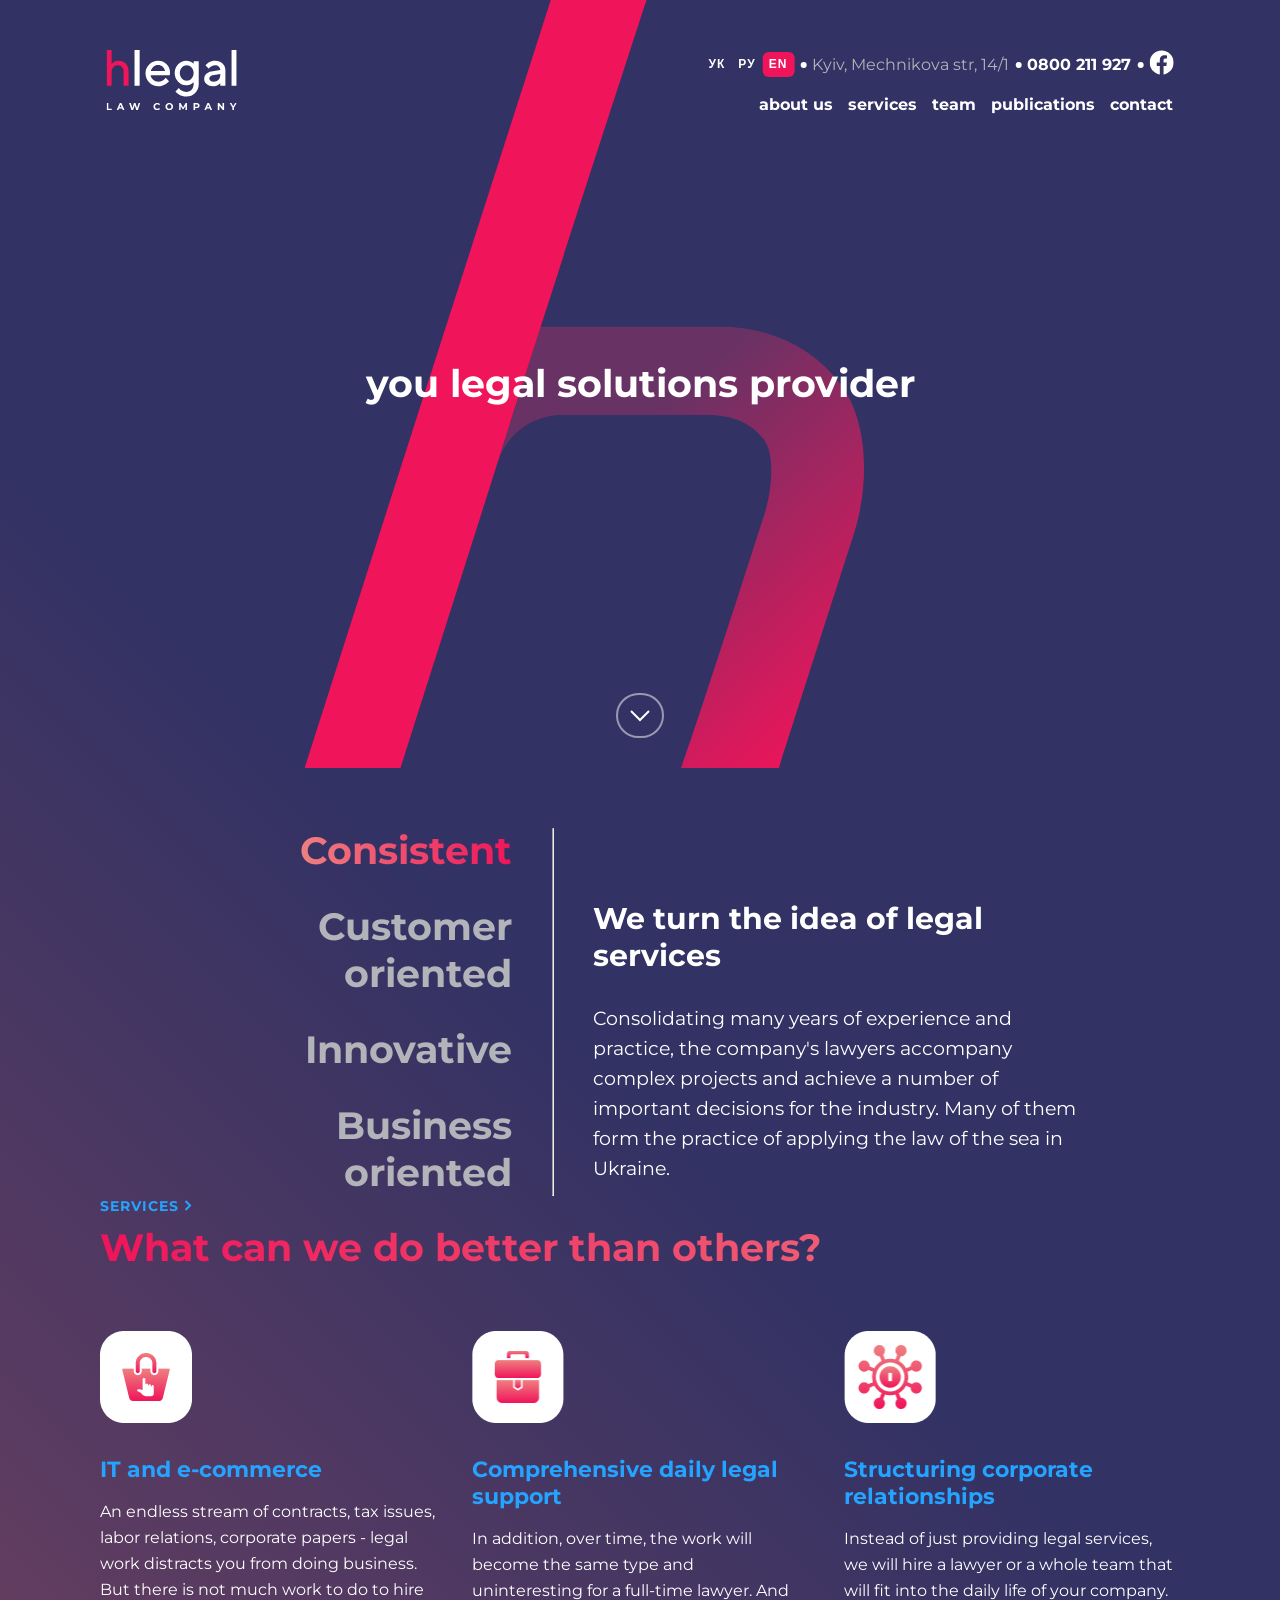
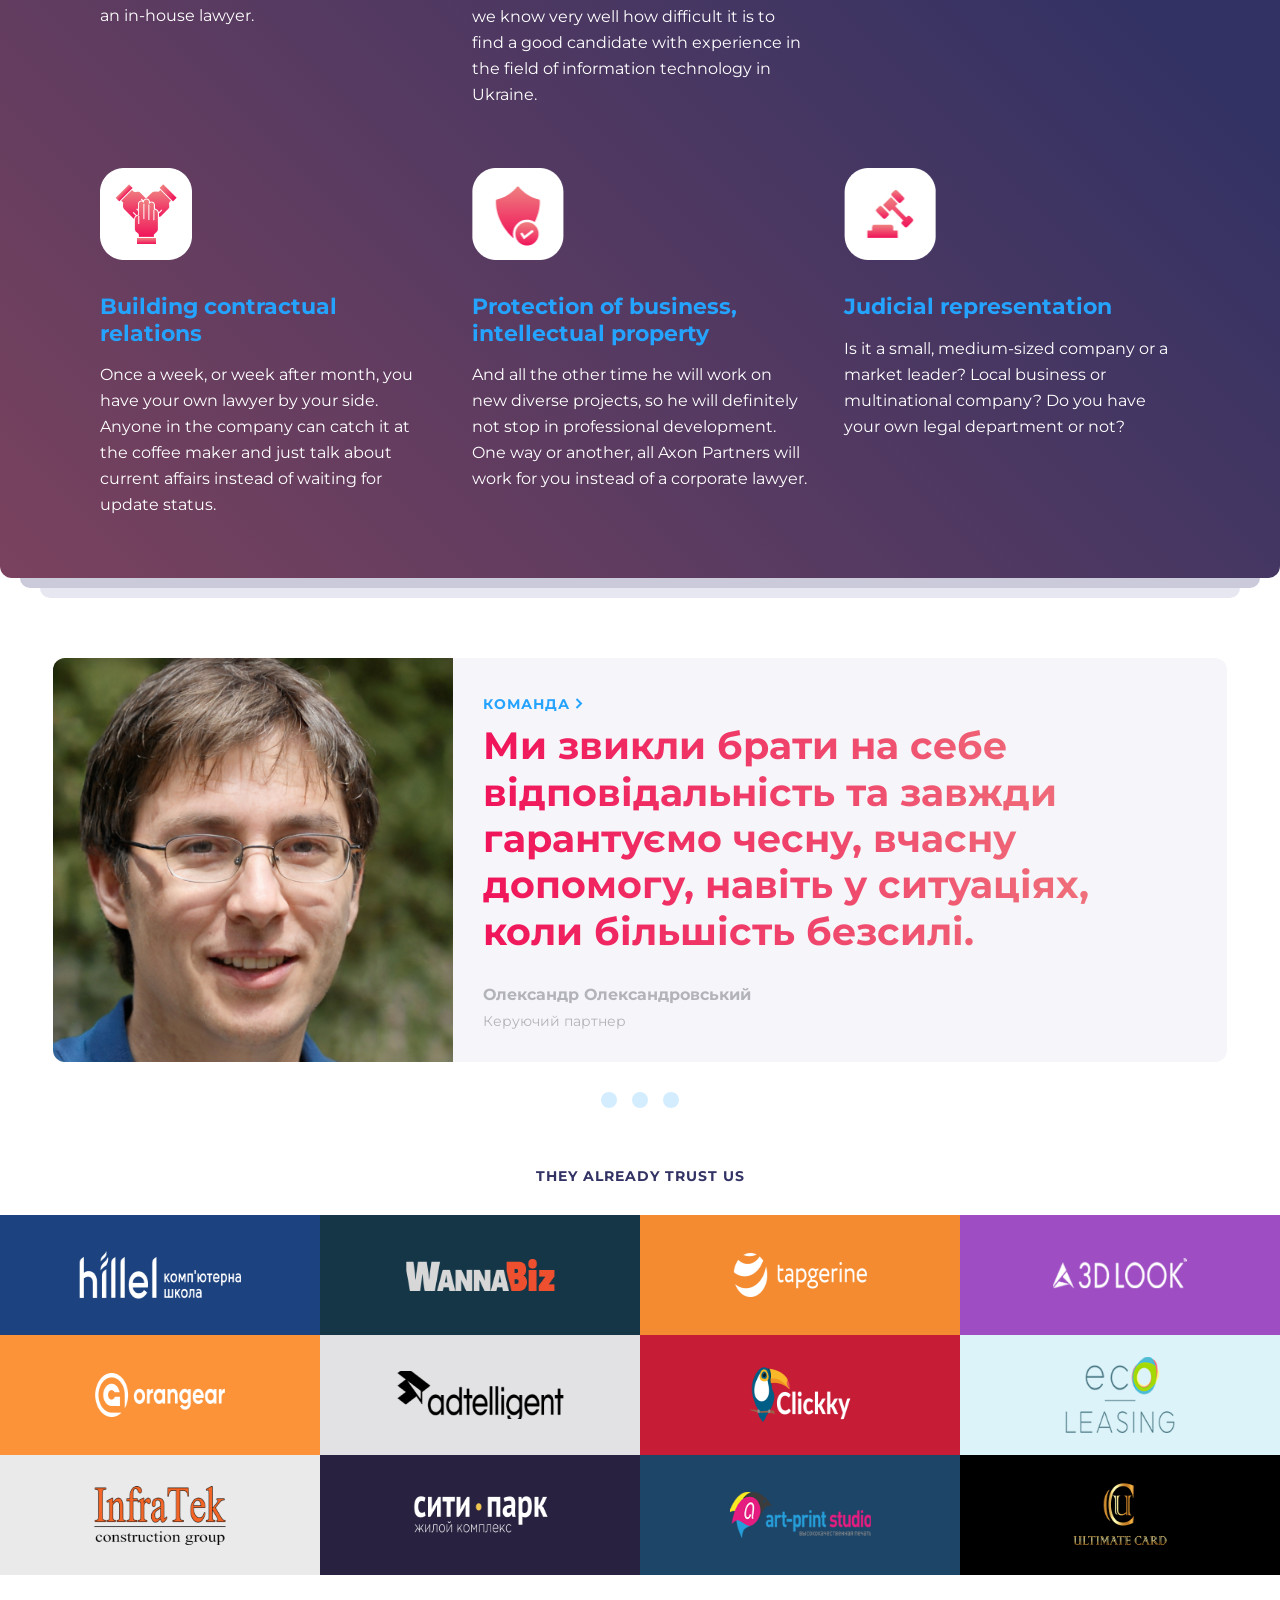
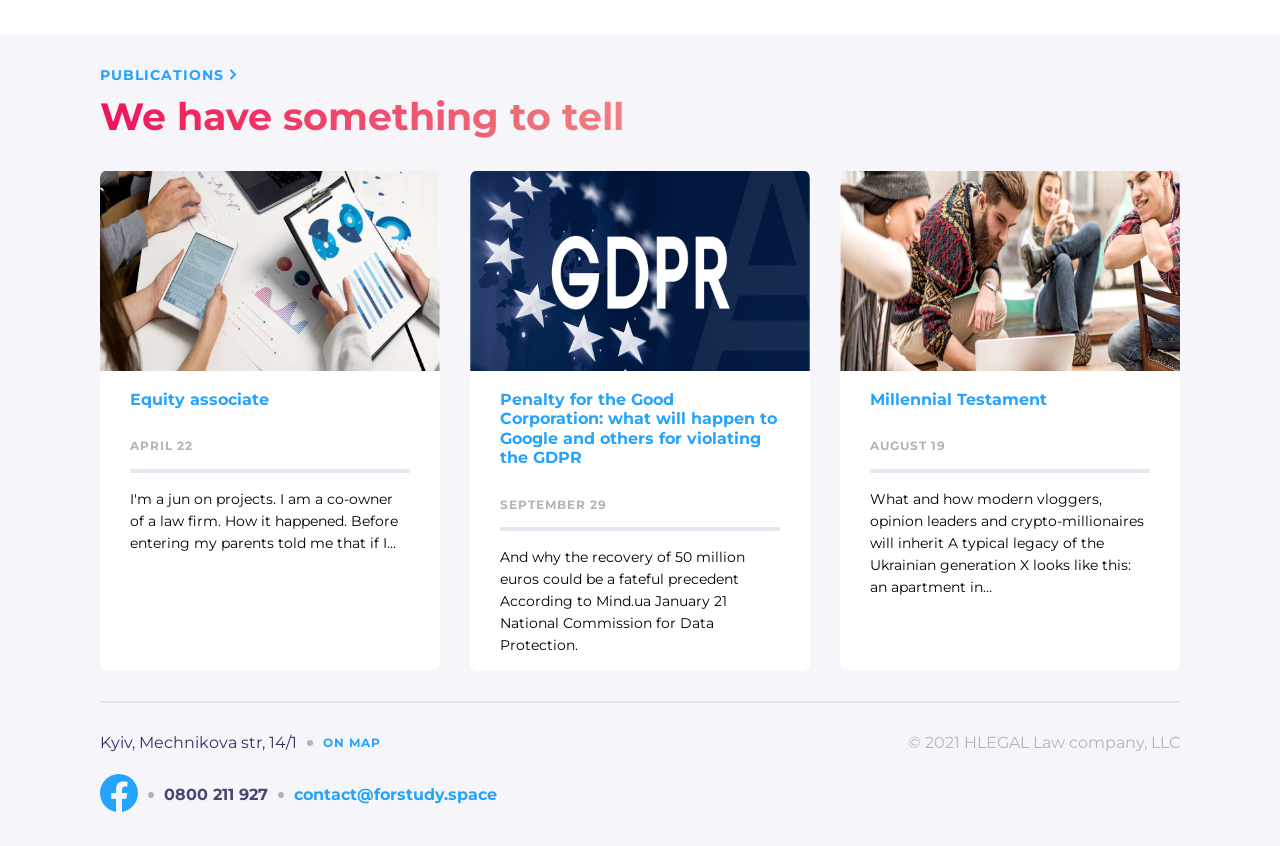
<file: index.html>
<!DOCTYPE html>
<html lang="en">
<head>
    <meta charset="UTF-8">
    <meta name="viewport" content="width=device-width, initial-scale=1.0">
    <link rel="stylesheet" href="style/styles.css">
    <title>hillel_proj</title>
</head>
<body>
    <header>
        <div class="header">
            <div class="logo">
                <svg width="130" height="60" viewBox="0 0 130 60" fill="none">
                    <use href="./images/sprite.svg#logo" x="0" y="0"></use>
                  </svg>
            </div>
            <div class="header_right_side">
                <div class="right_top">
                    <div class="lng">
                        <button class="lng_button">УК</button>
                        <button class="lng_button">РУ</button>
                        <button class="lng_button current">EN</button>
                    </div>
                    <span></span>
                    <a class="address" href="#">Kyiv, Mechnikova str, 14/1</a>
                    <span></span>
                    <a class="phone_numer" href="#">0800 211 927</a>
                    <span></span>
                    <a class="facebook" href="#">
                        <svg class="facebook_icon" width="24" height="25" viewBox="0 0 24 25" fill="none">
                            <use href="./images/sprite.svg#facebook" x="0" y="0"></use>
                        </svg>
                    </a>  
                </div>
                <div class="lil-logo">
                    <svg width="70" height="33" viewBox="0 0 70 33" fill="none">
                       <use href="./images/sprite.svg#lil-logo_icon" x="0" y="0"></use>
                    </svg>
                    <input type="checkbox" id="menuCheckBox">
                    <div class="burger-menu">
                        <svg class="burger_menu_icon" width="32" height="32" viewBox="0 0 32 33" fill="none">
                            <use href="./images/sprite.svg#burger_menu_icon" x="0" y="0"></use> 
                        </svg>
                    </div>
                    <ul class="right_bottom" id="menu_hided">
                        <label for="menuCheckBox">
                            <svg class="x-btn_icon" width="32" height="32" viewBox="0 0 32 32" fill="none">
                                <use href="./images/sprite.svg#x-btn" x="0" y="0"></use>
                            </svg>
                        </label>
                        <li><a href="./about_us.html">about us</a></li>
                        <li><a href="#">services</a></li>
                        <li><a href="#">team</a></li>
                        <li><a href="./publications.html">publications</a></li>
                        <li><a href="#">contact</a></li>
                    </ul>
                </div>
                <ul class="right_bottom" id="menu">
                    <li><a href="./about_us.html">about us</a></li>
                    <li><a href="#">services</a></li>
                    <li><a href="#">team</a></li>
                    <li><a href="./publications.html">publications</a></li>
                    <li><a href="#">contact</a></li>
                </ul>
            </div>
        </div>
        
    </header>
    <main class="for_bg">
        <section class="hero_section_conteiner">
            <div class="hero_section">
                <div>
                    <h2>you legal solutions provider</h2>
                <a href="#section">
                    <svg class="down_arrow_icon" width="20" height="12" viewBox="0 0 20 12" fill="none">
                        <use href="./images/sprite.svg#down_arrow" x="0" y="0"></use>
                    </svg>
                </a>
                </div>
                <div class="symbol">
                    <svg viewBox="0 0 670 768" fill="none">
                        <use href="./images/sprite.svg#symbol_icon" x="0"y=0></use>
                    </svg>
                        
                </div>    
            </div>
        </section>
        <section class="strengths_conteiner">
            <div class="strengths conteiner">
                <ul class="strengths_items">
                    <li><span>Consistent</span></li>
                    <li>Customer oriented</li>
                    <li>Innovative</li>
                    <li>Business oriented</li>
                </ul>
                <hr>
                <div class="slogan">
                    <h3>We turn the idea of legal services</h3>
                    <article>
                        Consolidating many years of experience 
                        and practice, the company's lawyers accompany
                         complex projects and achieve a number of important
                          decisions for the industry. Many of them form the
                           practice of applying the law of the sea in Ukraine.
                    </article>
                </div>
            </div>
        </section>
        <section class="better_others_conteiner" id="section">
            <div class="better_others conteiner">
                <a class="for_hover" href="#">Services
                    <svg class="arrow_right" width="8" height="11" viewBox="0 0 8 11" fill="none">
                        <use href="./images/sprite.svg#arrow_right" x="0" y="0"></use>
                    </svg>
                </a>
                <h2>What can we do better than others?</h2>
                <div class="cards">
                    <div class="card_item"><img src="./images/Icon.png" alt="home icon">
                        <a href="#">IT and e-commerce</a>
                        <p>
                            An endless stream of contracts, tax
                             issues, labor relations, corporate papers
                              - legal work distracts you from doing 
                              business. But there is not much work to do
                               to hire an in-house lawyer.
                            </p>
                    </div>
                    <div class="card_item"><img src="./images/Support.png" alt="suport icon">
                        <a href="#">Comprehensive daily
                            legal support</a>
                        <p>
                            In addition, over time, the work will become the same type and uninteresting for a full-time lawyer. And we know very well how difficult it is to find a good candidate with experience in the field of information technology in Ukraine.
                            </p>
                    </div>
                    <div class="card_item"><img src="./images/Coprorate.png" alt="Coprorate icon">
                        <a href="#">Structuring corporate relationships</a>
                        <p>
                            Instead of just providing legal services, we will hire a lawyer or a whole team that will fit into the daily life of your company.
                            </p>
                    </div>
                        <div class="card_item"><img src="./images/relations.png" alt="relations icon">
                        <a href="#">Building contractual relations</a>
                        <p>
                            Once a week, or week after month, you have your own lawyer by your side. Anyone in the company can catch it at the coffee maker and just talk about current affairs instead of waiting for update status.
                            </p>
                    </div>
                    <div class="card_item"><img src="./images/Protection.png" alt="Protection icon">
                        <a href="#">Protection of business, intellectual property</a>
                        <p>
                            And all the other time he will work on new diverse projects, so he will definitely not stop in professional development. One way or another, all Axon Partners will work for you instead of a corporate lawyer.
                            </p>
                    </div>
                        <div class="card_item"><img src="./images/Court.png" alt="Court icon">
                        <a href="#">Judicial representation</a>
                        <p>
                            Is it a small, medium-sized company or a market leader? Local business or multinational company? Do you have your own legal department or not?
                            </p>
                    </div>
                </div>
            </div>
        </section>
    </main>
    <span class="first_shadow"></span>
    <span class="second_shadow"></span>
    <section class="team_conteiner">
       <div>
        <div class="slider conteiner">
            <div class="slider-line">
                <div class="team">
                    <div class="team_img">
                        <img src="./images/team_photo-1.jpg" alt="photo">
                    </div>    
                    <div class="team_info">
                        <a class="for_hover" href="#">Команда 
                            <svg class="arrow_right"  width="8" height="11" viewBox="0 0 8 11" fill="none">
                                <use href="./images/sprite.svg#arrow_right" x="0" y="0"></use>
                            </svg>
                            </a>
                        <h3>Ми звикли брати на себе відповідальність та завжди гарантуємо чесну, вчасну допомогу, навіть у ситуаціях, коли більшість безсилі.</h3>
                        <p class="the_name">Олександр Олександровський</p>
                        <p class="position">Керуючий партнер</p>
                    </div> 
                </div>
                <div class="team">
                    <div class="team_img">
                        <img src="./images/team_photo-1.jpg" alt="photo">
                    </div>
                    <div class="team_info">
                        <a class="for_hover" href="#">Команда 
                            <svg class="arrow_right"  width="8" height="11" viewBox="0 0 8 11" fill="none">
                                <use href="./images/sprite.svg#arrow_right" x="0" y="0"></use>
                            </svg>
                            </a>
                        <h3>Ми звикли брати на себе відповідальність та завжди гарантуємо чесну, вчасну допомогу, навіть у ситуаціях, коли більшість безсилі.</h3>
                        <p class="the_name">Олександр Олександровський</p>
                        <p class="position">Керуючий партнер</p>
                    </div> 
                </div>
                <div class="team">
                    <div class="team_img">
                        <img src="./images/team_photo-1.jpg" alt="photo">
                    </div>
                    <div class="team_info">
                        <a class="for_hover" href="#">Команда 
                            <svg class="arrow_right"  width="8" height="11" viewBox="0 0 8 11" fill="none">
                                <use href="./images/sprite.svg#arrow_right" x="0" y="0"></use>
                            </svg>
                            </a>
                        <h3>Ми звикли брати на себе відповідальність та завжди гарантуємо чесну, вчасну допомогу, навіть у ситуаціях, коли більшість безсилі.</h3>
                        <p class="the_name">Олександр Олександровський</p>
                        <p class="position">Керуючий партнер</p>
                    </div> 
                </div>
            </div>
        </div>
       </div>
        <div class="slide_btns">
            <button class="slide_1"></button>
            <button class="slide_2"></button>
            <button class="slide_3"></button>
        </div>
    </section>
    <section class="partners_conteiner">
        <div class="partners">
            <h3>They already trust us</h3>
            <div class="partners_items">
                <a href="#" class="partner_item">
                    <img class="border-top-left-radius" src="./images/hillel.png" alt="hillel logo">
                </a>
                <a href="#" class="partner_item">
                    <img src="./images/wannabiz.png" alt="wannabiz logo">
                </a>
                <a href="#" class="partner_item">
                    <img src="./images/tapgerine.png" alt="tapgerine logo">
                </a>
                <a href="#" class="partner_item">
                    <img class="border-top-right-radius" src="./images/3dlook.png" alt="3dlook logo">
                </a>
                <a href="#" class="partner_item">
                    <img src="./images/orangear.png" alt="orangear logo">
                </a>
                <a href="#" class="partner_item">
                    <img src="./images/adtelligent.png" alt="adtelligent logo">
                </a>
                <a href="#" class="partner_item">
                    <img src="./images/clickky.png" alt="clickky logo">
                </a>
                <a href="#" class="partner_item">
                    <img src="./images/ecoleasing.png" alt="ecoleasing logo">
                </a>
                <a href="#" class="partner_item">
                    <img class="border-bottom-left-radius"  src="./images/infratek.png" alt="infratek logo">
                </a>
                <a href="#" class="partner_item">
                    <img src="./images/cитипарк.png" alt="cитипарк logo">
                </a>
                <a href="#" class="partner_item">
                    <img src="./images/art-prinstudio.png" alt="art-prinstudio logo">
                </a>
                <a href="#" class="partner_item">
                    <img class="border-bottom-right-radius" src="./images/ultimate_card.png" alt="ultimate_card logo">
                </a>
            </div>
        </div>
    </section>
    <section class="publication_conteiner">
        <div class="publication conteiner">
            <a class="for_hover" href="./publications.html">Publications 
                <svg class="arrow_right" width="8" height="11" viewBox="0 0 8 11" fill="none">
                    <use href="./images/sprite.svg#arrow_right" x="0" y="0"></use>
                </svg>
                </a>
            <h3>We have something to tell</h3>
            <div class="publication_items">
                <div class="publication_item">
                    <img src="./images/Equity_associate.png" alt="Equity_associate img">
                    <h4>Equity associate</h4>
                    <p class="date">April 22</p>
                    <hr>
                    <p class="article">I'm a jun on projects. I am a co-owner of a law firm. How it happened. Before entering my parents told me that if I…</p>
                </div>
                <div class="publication_item">
                    <img src="./images/GDPR.png" alt="GDPR img">
                    <h4>Penalty for the Good Corporation: what will happen to Google and others for violating the GDPR</h4>
                    <p class="date">September 29</p>
                    <hr>
                    <p class="article">And why the recovery of 50 million euros could be a fateful precedent According to Mind.ua January 21 National Commission for Data Protection.</p>
                </div>
                <div class="publication_item">
                    <img src="./images/Millennial_testament.png" alt="Millennial_testament img">
                    <h4>Millennial Testament</h4>
                    <p class="date">August 19</p>
                    <hr>
                    <p class="article">What and how modern vloggers, opinion leaders and crypto-millionaires will inherit A typical legacy of the Ukrainian generation X looks like this: an apartment in…</p>
                </div>
            </div>
        </div>
    </section>
    <footer class="footer_conteiner">
        <div class="footer conteiner">
            <hr>
            <div class="footer_info">
                <div class="footer_left">
                    <div class="footer_address">
                        <p>Kyiv, Mechnikova str, 14/1</p>
                        <span></span>
                        <a href="#">ON MAP</a>
                    </div>
                    <div class="footer_number">
                        <a href="#">
                            <svg class="footer_facebook_icon" width="38" height="38" viewBox="0 0 38 38" fill="none" xmlns="http://www.w3.org/2000/svg">
                                <use href="./images/sprite.svg#footer_facebook" x="0" y="0"></use>
                            </svg>
                        </a>
                        <span></span>
                        <p>0800 211 927</p>
                        <span></span>
                        <a href="#">contact@forstudy.space</a>
                    </div>
                </div>
                <p class="LLC">© 2021 HLEGAL Law company, LLC</p>
            </div>
        </div>
        
    </footer>
    <script src="./script/script.js"></script>
</body>
</html>
</file>
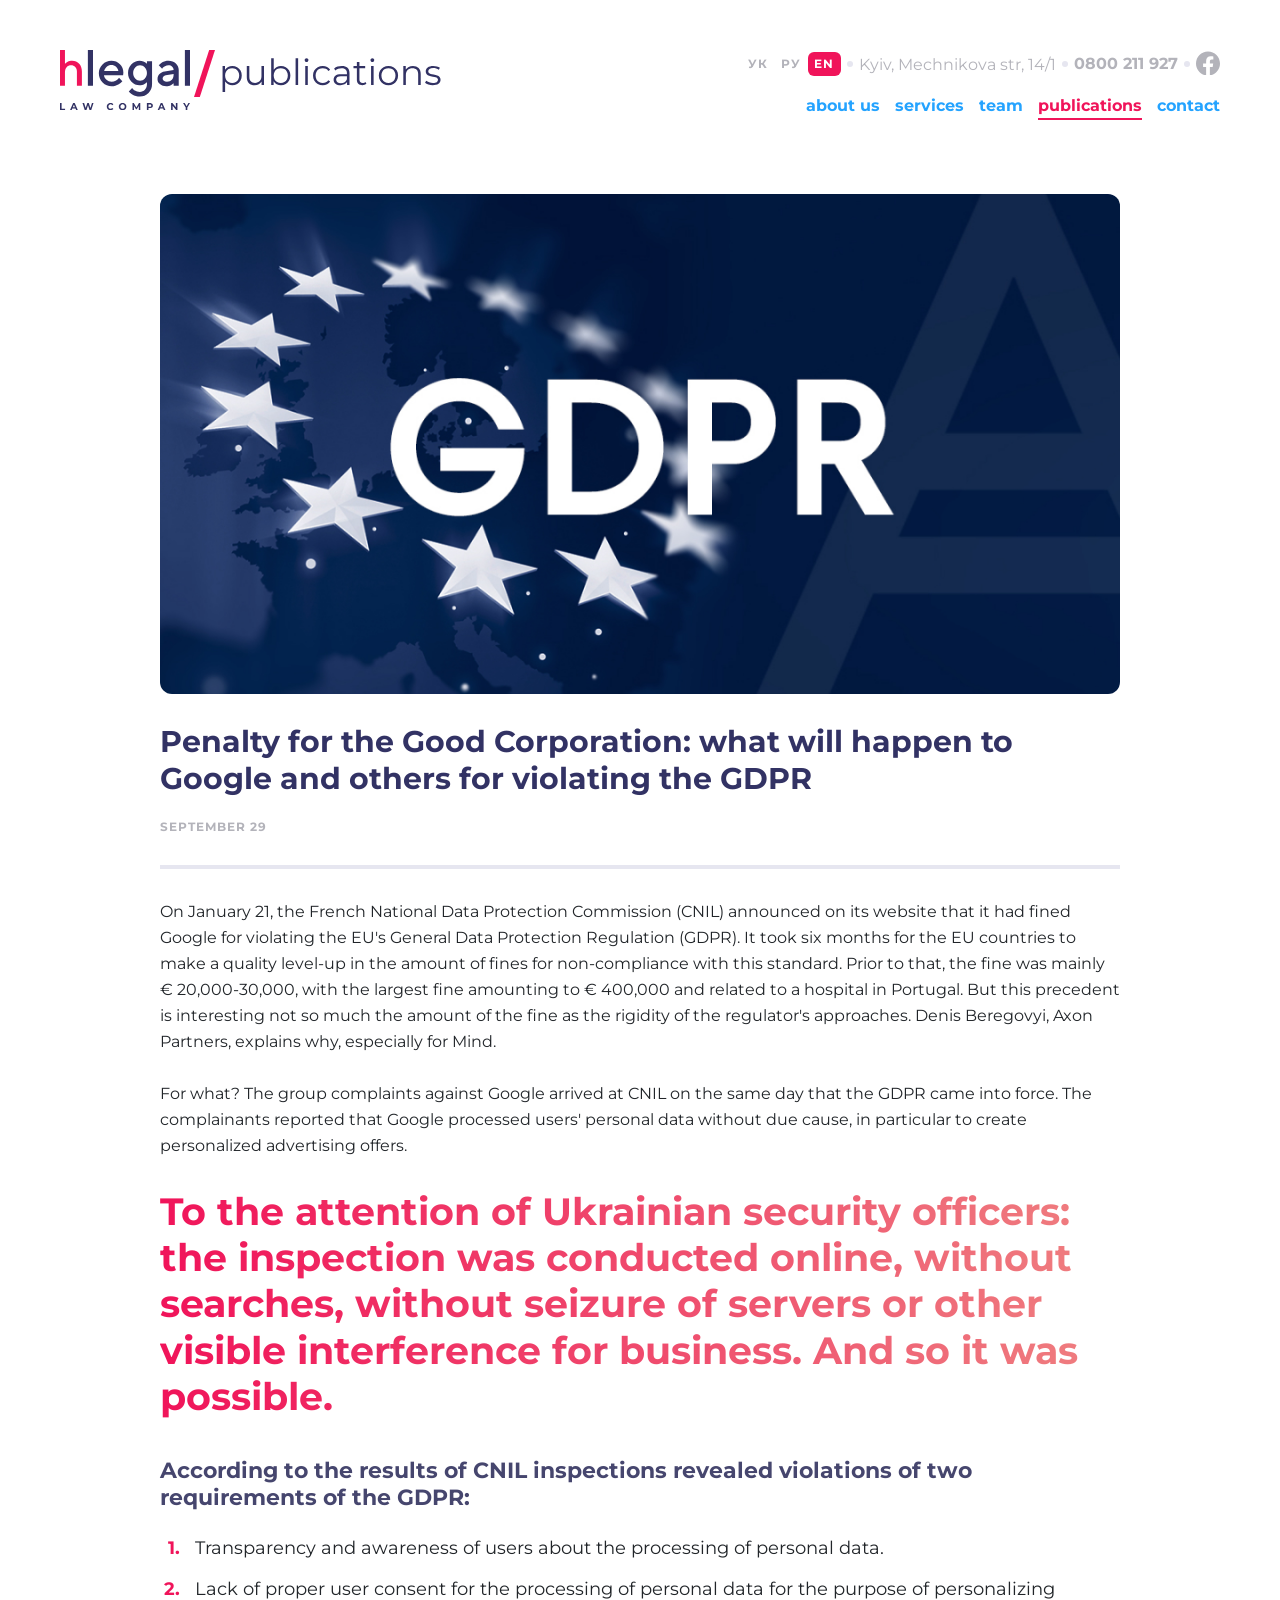
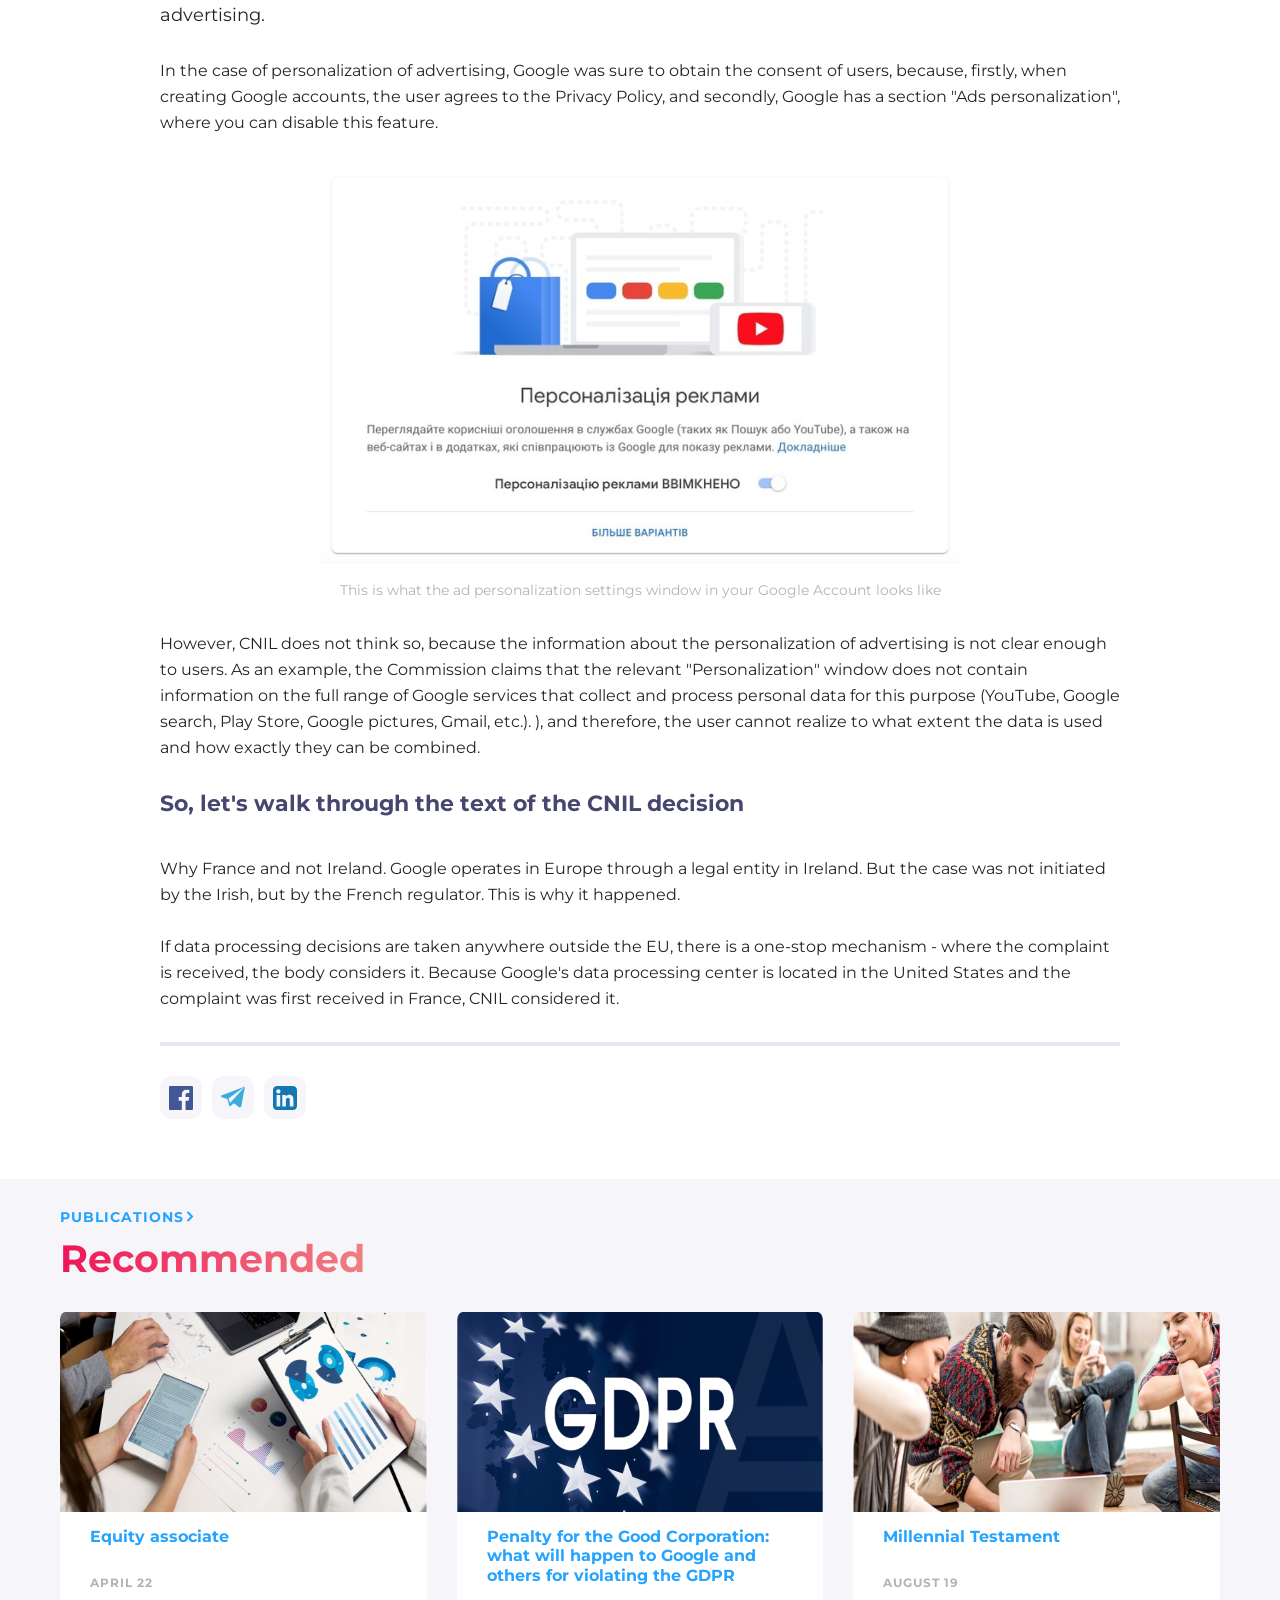
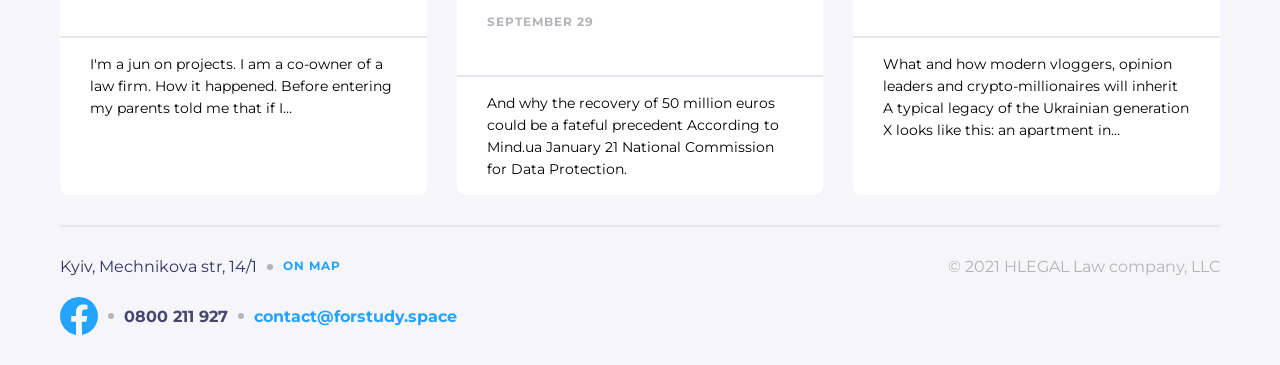
<file: publications.html>
<!DOCTYPE html>
<html lang="en">
<head>
    <meta charset="UTF-8">
    <meta name="viewport" content="width=device-width, initial-scale=1.0">
    <title>Publications</title>
    <link href="https://cdn.jsdelivr.net/npm/bootstrap@5.3.3/dist/css/bootstrap.min.css" rel="stylesheet" integrity="sha384-QWTKZyjpPEjISv5WaRU9OFeRpok6YctnYmDr5pNlyT2bRjXh0JMhjY6hW+ALEwIH" crossorigin="anonymous">
    <link rel="stylesheet" href="./style/publications_styles.css">
</head>
<body>
    <header>
        <div class="header">
            <a class="logo" href="./index.html">
                <svg width="382" height="60" viewBox="0 0 382 60" fill="none" xmlns="http://www.w3.org/2000/svg">
                    <use href="./images/sprite.svg#logo_publications" x="0" y="0"></use>
                </svg>
            </a>
            <div class="header_right_side">
                <div class="right_top">
                    <div class="lng">
                        <button class="lng_button">УК</button>
                        <button class="lng_button">РУ</button>
                        <button class="lng_button current">EN</button>
                    </div>
                    <span></span>
                    <a class="address" href="#">Kyiv, Mechnikova str, 14/1</a>
                    <span></span>
                    <a class="phone_numer" href="#">0800 211 927</a>
                    <span></span>
                    <a class="facebook" href="#">
                        <svg class="facebook_svg" viewBox="0 0 24 24" width="24" height="24">
                            <use href="./images/sprite.svg#facebook" x="0" y="0"></use>
                        </svg>
                    </a>  
                </div>
                <div class="lil-logo">
                    <a href="./index.html">
                        <svg width="213" height="57" viewBox="0 0 213 57" fill="none">
                            <use href="./images/sprite.svg#lil_logo_publications"></use>
                        </svg>
                    </a>
                    <input type="checkbox" id="menuCheckBox">
                    <div class="burger-menu">
                        <svg class="burger_menu_icon" width="32" height="33" viewBox="0 0 32 33" fill="none" xmlns="http://www.w3.org/2000/svg">
                               <use href="./images/sprite.svg#burger_menu_icon" x="0" y="0"></use>
                        </svg>
                    </div>
                    <ul class="right_bottom" id="menu_hided">
                        <label for="menuCheckBox">
                            <svg class="x-btn_icon" width="32" height="32" viewBox="0 0 32 32" fill="none">
                                <use href="./images/sprite.svg#x-btn" x="0" y="0"></use>
                            </svg>
                        </label>
                        <li><a href="./about_us.html">about us</a></li>
                        <li><a href="#">services</a></li>
                        <li><a href="#">team</a></li>
                        <li><a href="#">publications</a></li>
                        <li><a href="#">contact</a></li>
                    </ul>
                </div>
                <ul class="right_bottom" id="menu">
                    <li><a href="./about_us.html">about us</a></li>
                    <li><a href="#">services</a></li>
                    <li><a href="#">team</a></li>
                    <li><a href="#">publications</a></li>
                    <li><a href="#">contact</a></li>
                </ul>
            </div>
        </div>
    </header>
    <main>
        <section class="hero_section">
            <div class="hero_section_conteiner conteiner">
                <div class="img">
                    <img src="./images/Cover.jpg" alt="gdpr img">
                </div>
                <h2>Penalty for the Good Corporation: what will happen to Google and others for violating the GDPR</h2>
                <p>September 29</p>
                <hr>
            </div>
        </section>
        <section class="main_info">
            <div class="main_info_conteiner conteiner">
                <article>
                    On January 21, the French National Data Protection Commission (CNIL) announced on its website that it had fined Google for violating the EU's General Data Protection Regulation (GDPR). It took six months for the EU countries to make a quality level-up in the amount of fines for non-compliance with this standard. Prior to that, the fine was mainly € 20,000-30,000, with the largest fine amounting to € 400,000 and related to a hospital in Portugal. But this precedent is interesting not so much the amount of the fine as the rigidity of the regulator's approaches. Denis Beregovyi, Axon Partners, explains why, especially for Mind.<br><br>
                    For what? The group complaints against Google arrived at CNIL on the same day that the GDPR came into force. The complainants reported that Google processed users' personal data without due cause, in particular to create personalized advertising offers.
                </article>
                <h1>
                    To the attention of Ukrainian security officers: the inspection was conducted online, without searches, without seizure of servers or other visible interference for business. And so it was possible.
                </h1>
                <div class="requirements">
                    <h3>
                        According to the results of CNIL inspections revealed violations of two requirements of the GDPR:
                    </h3>
                    <p>
                        <span>1.</span>  Transparency and awareness of users about the processing of personal data.
                    </p>
                    <p>
                        <span>2.</span>  Lack of proper user consent for the processing of personal data for the purpose of personalizing advertising.
                    </p>
                </div>
                <article>
                    In the case of personalization of advertising, Google was sure to obtain the consent of users, because, firstly, when creating Google accounts, the user agrees to the Privacy Policy, and secondly, Google has a section "Ads personalization", where you can disable this feature.
                </article>
                <div class="commercials">
                    <img src="./images/recalm.jpg" alt="commercials img">
                    <p>
                        This is what the ad personalization settings window in your Google Account looks like
                    </p>
                </div>
                <article>
                    However, CNIL does not think so, because the information about the personalization of advertising is not clear enough to users. As an example, the Commission claims that the relevant "Personalization" window does not contain information on the full range of Google services that collect and process personal data for this purpose (YouTube, Google search, Play Store, Google pictures, Gmail, etc.). ), and therefore, the user cannot realize to what extent the data is used and how exactly they can be combined.
                </article>
                <h3>
                    So, let's walk through the text of the CNIL decision
                </h3>
                <article>
                    Why France and not Ireland. Google operates in Europe through a legal entity in Ireland. But the case was not initiated by the Irish, but by the French regulator. This is why it happened.
                    <br><br>If data processing decisions are taken anywhere outside the EU, there is a one-stop mechanism - where the complaint is received, the body considers it. Because Google's data processing center is located in the United States and the complaint was first received in France, CNIL considered it.
                </article>
                <hr>
                <div class="links">
                    <a href="#">
                        <svg width="24" height="24" fill="none">
                            <use href="./images/sprite.svg#facebook-link" x="0" y="0"></use>
                        </svg>
                    </a>
                    <a href="#">
                        <svg width="24" height="24" fill="none">
                            <use href="./images/sprite.svg#telegram" x="0" y="0"></use>
                        </svg>
                    </a>
                    <a href="#">
                        <svg width="24" height="24" fill="none">
                            <use href="./images/sprite.svg#linkedin" x="0" y="0"></use>
                        </svg>
                    </a>
                </div>
            </div>
        </section>
        <section class="publications">
            <div class="publications_conteiner">
                <a href="#">Publications 
                    <svg class="arrow_right" width="12" height="12" viewBox="0 0 12 12" fill="none">
                        <use href="./images/sprite.svg#arrow_right" x="0" y="0"></use>
                    </svg>
                    </a>
                <h1>Recommended</h1>
                <div class="publication_items">
                    <div class="publication_item">
                        <img src="./images/Equity_associate.png" alt="Equity_associate img">
                        <a href="#">Equity associate</a>
                        <p class="date">April 22</p>
                        <hr>
                        <p class="article">I'm a jun on projects. I am a co-owner of a law firm. How it happened. Before entering my parents told me that if I…</p>
                    </div>
                    <div class="publication_item">
                        <img src="./images/GDPR.png" alt="GDPR img">
                        <a href="#">Penalty for the Good Corporation: what will happen to Google and others for violating the GDPR</a>
                        <p class="date">September 29</p>
                        <hr>
                        <p class="article">And why the recovery of 50 million euros could be a fateful precedent According to Mind.ua January 21 National Commission for Data Protection.</p>
                    </div>
                    <div class="publication_item">
                        <img src="./images/Millennial_testament.png" alt="Millennial_testament img">
                        <a href="#">Millennial Testament</a>
                        <p class="date">August 19</p>
                        <hr>
                        <p class="article">What and how modern vloggers, opinion leaders and crypto-millionaires will inherit A typical legacy of the Ukrainian generation X looks like this: an apartment in…</p>
                    </div>
                </div>
                <hr>
            </div>
        </section>
    </main>
    <footer class="footer">
        <div class="footer_conteiner">
            <div class="footer_left">
                <div class="footer_address">
                    <p>Kyiv, Mechnikova str, 14/1</p>
                    <span></span>
                    <a href="#">ON MAP</a>
                </div>
                <div class="footer_number">
                    <a href="#">
                        <svg class="footer_facebook_icon" width="38" height="38" viewBox="0 0 38 38" fill="none" xmlns="http://www.w3.org/2000/svg">
                            <use href="./images/sprite.svg#footer_facebook" x="0" y="0"></use>
                        </svg>
                    </a>
                    <span></span>   
                    <p>0800 211 927</p>
                    <span></span>
                    <a href="#">contact@forstudy.space</a>
                </div>
            </div>
            <p class="LLC">© 2021 HLEGAL Law company, LLC</p>
        </div>
    </footer>
    
    <script src="https://cdn.jsdelivr.net/npm/bootstrap@5.3.3/dist/js/bootstrap.bundle.min.js" integrity="sha384-YvpcrYf0tY3lHB60NNkmXc5s9fDVZLESaAA55NDzOxhy9GkcIdslK1eN7N6jIeHz" crossorigin="anonymous"></script>
</body>
</html>
</file>
<file: style/styles.css>
@import url('https://fonts.googleapis.com/css2?family=Montserrat:ital,wght@0,100..900;1,100..900&family=Roboto:ital,wght@0,100;0,300;0,400;0,500;0,700;0,900;1,100;1,300;1,400;1,500;1,700;1,900&display=swap');
*{
    padding: 0;
    margin: 0;
}
li{
    list-style: none;
}
a{
    text-decoration: none;
}
html {
    scroll-behavior: smooth;
}
body{
    font-family: "Montserrat", sans-serif;
}
.conteiner{
    width: 84.333%;
    margin: 0 auto;
    max-width: 1600px;
    min-width: 1320px;

}   
.header{
    display: flex;
    justify-content: space-between;
    top: 50px;
    position: absolute;
    min-width: 1320px;
    width: 83.333%;
    z-index: 10 ;
    left: 50%;
    transform: translate(-50%);
}
.lil-logo{
    display:none;
}
.header_right_side{
    font-weight: 700;
    font-size: 16px;
}
.right_top{
    display: flex;
    align-items: center;
}
.right_top a {
    transition: 0.4s ease;
}
.lng{
    display: flex;
}
.lng_button{
    font-weight: 700;
    font-size: 12px;
    line-height: 14.63px;
    letter-spacing: 1px;
    text-align: center;
    color: #fff;
    background: none;
    border-radius: 6px;
    padding: 5px 7px 5px 6px;
    border: none;
    cursor: pointer;
    transition: 0.4s ease;
}
.lng_button:hover{
    background-color: rgba(255, 255, 255, 0.2);
}
.lng_button:focus{
    background-color: #F0145A;
}
.current{
    background: #F0145A;
}
.right_top span{
    background-color: #fff;
    border: none;
    border-radius: 6px;
    width: 6px;
    height: 6px;
    margin: 0 6px 0 6px;
}
.address{
    font-weight: 400;
    line-height: 19px;
    color: #B3B3BA;
}
.phone_numer{
    color: #fff;
}
.right_bottom{
    display: flex;
    justify-content: flex-end;
    gap: 15px;
    padding-top: 16px;
}
.right_bottom a {
    padding-bottom: 3px;
    border-bottom: 2px solid transparent;
    color: #fff;
    transition: 0.4s ease;
}
.facebook_icon{
    fill: #FFFFFF;
    transition: 0.4s ease;
}
.facebook_icon:hover{
    fill: #F0145A;
}
.right_bottom a:hover{
    border-color: #fff;
}
.right_bottom a:focus{
    color: #F0145A;
    border-color: #F0145A;
}
.hero_section{
    display: flex;
    justify-content: center;
    align-items: center;
    color: #fff;
    position: relative;
}
.symbol{
    width: 46.4%;
    min-width: 697px;
}
.symbol svg{
    width: 100%;
}
.hero_section a{
    background: none;
    border: 2px solid #ffffff80;
    border-radius: 50px;
    padding: 12px 12px 10px 12px;
    cursor: pointer;
    position: absolute;
    bottom: 30px;
    left: 50%;
    transition: 0.4s ease-out;
    transform: translate(-50%);
}
.hero_section div{
    display: flex;
    flex-direction: column;
    justify-content: space-between;
    align-items: center;
    max-height: 1000px;
}
.hero_section div h2{
    font-size: 38px;
    line-height: 46px;
    position: absolute;
    top: 50%;
    left: 50%;
    width: 100%;
    text-align: center;
    transform: translate(-50%, -50%);
}
.down_arrow_icon{
    stroke: #fff;
    transition: 0.4s ease-out;
}
.hero_section a:hover{
    border: 2px solid #f0145a80;;
}
.hero_section a:hover .down_arrow_icon{
    stroke: #f0145a80;
}
.strengths_conteiner{
    color: #fff;
}
.arrow_right{
    stroke: #24A3FF;
    transition: 0.2s ease;
}
.strengths{
    padding-top: 60px;
    display: flex;
    width: 70.833%;
    max-width: 1360px;
    min-width: 1080px;
}
.strengths hr{
    margin: 0 4.4%;
}
.slogan{
    width: 63.3%;
}
.strengths_items{
    display: flex;
    flex-direction: column;
    gap: 30px;
    font-weight: 700;
    font-size: 38px;
    line-height: 46.32px;
    text-align: right;
    color: #B3B3BA;
}
.slogan article{
    font-weight: 400;
    font-size: 19px;
    line-height: 30px;
}
.slogan h3{
    font-weight: 700;
    font-size: 30px;
    line-height: 36.57px;
    margin-bottom: 30px;
    margin-top: 73px;
}
.strengths_items li{
    cursor: pointer;
    transition: 0.3s ease;
}
.strengths_items li:hover{
    color: #F0145A;
}
.strengths_items span{
    background: linear-gradient(-90deg, #F0145A, #EF8080);
    background-clip: text;
    -webkit-text-fill-color: transparent;
}
.better_others_conteiner{
    color: #fff;
    border-bottom-left-radius: 12px;
    border-bottom-right-radius: 12px;
}
.better_others{
    padding-bottom: 60px;
}
.for_hover{
    width: fit-content;
    font-weight: 700;
    font-size: 14px;
    line-height: 17px;
    letter-spacing: 1px;
    color: #24A3FF;
    cursor: pointer;
    text-transform: uppercase;
    transition: 0.2s ease;
}
.for_hover:hover{
    color: #F0145A;
}
.for_hover:hover .arrow_right{
    stroke: #F0145A;
}
.better_others h2{
    font-weight: 700;
    font-size: 38px;
    line-height: 46.32px;
    background: linear-gradient(90deg, #F0145A, #EF8080);
    background-clip: text;
    -webkit-text-fill-color: transparent;
    margin-top: 10px;
}
.cards{
    padding-top: 60px;
    display: flex;
    flex-wrap: wrap;
    justify-content: space-between;
    row-gap: 60px;
}
.card_item img{
    width: 92px;
    height: 92px;
    padding-bottom: 30px;
}
.card_item{
    width: 31.1%;
}
.card_item a{
    display: block;
    color: #24A3FF;
    font-weight: 700;
    font-size: 22px;
    line-height: 26.82px;
    padding-bottom: 15px;
    transition: 0.3s ease ;
    width: fit-content;
}
.card_item a:hover{
    color: #F0145A;
}
.card_item p{
    font-weight: 400;
    font-size: 16px;
    line-height: 26px;
}
.clean{
    height: 100px;
}
.first_shadow{
    display: block;
    background: #CACADB;
    height: 10px;
    margin: 0 auto;
    width: calc(100% - 40px);
    border-bottom-left-radius: 12px;
    border-bottom-right-radius: 12px;
}
.second_shadow{
    display: block;
    background: #E7E7F2;
    height: 10px;
    margin: 0 auto;
    width: calc(100% - 80px);
    border-bottom-left-radius: 12px;
    border-bottom-right-radius: 12px;
}
.team{
    display: flex;
    max-height: 300px;
}
.team_info{
    display: flex;
    justify-content: flex-end;
    flex-direction: column;
    padding: 30px;
    border-bottom-right-radius: 12px;
    border-top-right-radius: 12px;
    background-color: #F5F5FA;
}
.team img{
    top: -50px;
    position: relative;
    width: 400px;
    height: 400px;
}
.team_info h3{
    font-weight: 700;
    font-size: 38px;
    line-height: 46.32px;
    background: linear-gradient(90deg, #F0145A, #EF8080);
    background-clip: text;
    -webkit-text-fill-color: transparent;
    margin-top: 10px;
}
.the_name{
    color: #B3B3BA;
    font-weight: 700;
    font-size: 16px;
    line-height: 19.5px;
    padding: 30px 0 6px 0;
}
.position{
    color: #B3B3BA;
    font-weight: 400;
    font-size: 14px;
    line-height: 22px;
}
.team_info a:hover{
    color:#F0145A;
}
.team_info a:hover svg path{
    stroke:#F0145A;
}
.slide_btns button{
    border: none;
    border-radius: 10px;
    width: 16px;
    height: 16px;
    background: rgba(36, 163, 255, 0.2);
    cursor: pointer;
    transition: 0.4s ease;
}
.slide_btns{
    display: flex;
    gap: 15px;
    justify-content: center;
    align-items: center;
}
.slide_btns button:hover{
    background: rgba(36, 163, 255, 1);
    
}
.slide_btns button:active{
    transform: scale(1.2);

}
.slide_btns button:focus{
    background: rgba(36, 163, 255, 1);
}
.checked{
    background: rgba(36, 163, 255, 1);
}
.partners{
    width: 90.4%;
    max-width: 1720px;
    padding-top: 60px;
    margin: 0 auto;
    padding-bottom: 60px;
    min-width: 1440px;
}
.partners_items{
    display: grid;
    grid-template-columns: auto auto auto auto;
    border-radius: 12px;
    margin: 0 auto;
    overflow: hidden;
}
.partners_items img{
    height: 120px;
    width: 100%;
}
.partners h3{
    text-align: center;
    padding-bottom: 30px;
    text-transform: uppercase;
    letter-spacing: 1px;
    font-size: 14px;
    line-height: 17px;
    font-weight: 700;
    color: #323264;
}
.partner_item{
    height: 120px;
}
.publication_conteiner{
    background-color: #F5F5FA;
}
.publication{
    padding-top:30px ;
}
.publication_items{
    display: flex;
    gap: 30px;
}
.publication a:hover{
    color:#F0145A;
}
.publication a:hover svg path{
    stroke:#F0145A;
}
.publication h3{
    font-weight: 700;
    width: fit-content;
    font-size: 38px;
    line-height: 46.32px;
    background: linear-gradient(90deg, #F0145A, #EF8080);
    background-clip: text;
    -webkit-text-fill-color: transparent;
    margin-top: 10px;
    margin-bottom: 30px;
}
.publication_items h4{
    padding-top: 30px;
    font-weight: 700;
    font-size: 16px;
    line-height: 19.5px;
    color: #24A3FF;
    padding: 15px 30px;
}
.date{
    font-weight: 700;
    font-size: 12px;
    line-height: 14.63px;
    letter-spacing: 1px;
    color: #B3B3BA;
    text-transform: uppercase;
    padding: 15px 30px;
}
.article{
    font-weight: 400;
    padding-top: 15px;
    font-size: 14px;
    line-height: 22px;
    color: #000;
    padding: 15px 30px;
}
.publication_item{
    background: #fff;
    border-radius: 8px;
    width: 32%;
}
.publication_item hr{
    margin: 0 30px;
    background: #E6E6F0;
    height: 4px;
    border: none;
}
.publication_item img{
    height: 200px;
    width: 100%;
}
.footer_conteiner{
    background-color: #F5F5FA;
}
.footer_info{
    display: flex;
    justify-content: space-between;
}
.footer{
    padding:30px 0;
}
.footer hr{
    margin-bottom:30px;
    height: 2px;
    border: none;
    background: #E6E6F0;
}
.footer_left{
    display: flex;
    flex-direction: column;
    row-gap: 21px;
}
.footer_left div{
    display: flex;
    align-items: center;
    column-gap: 10px;
}
.footer_address p{
    color: #323264;
    font-weight: 400;
    font-size: 16px;
    line-height: 19.5px;
}
.footer_left span{
    width: 6px;
    height: 6px;
    background: #B3B3BA;
    border-radius: 10px;
}
.footer_address a{
    color: #24A3FF;
    font-weight: 700;
    font-size: 12px;
    line-height: 14.63px;
    letter-spacing: 1px;
}
.footer_number{
    color: #46466E;
    font-weight: 700;
    font-size: 16px;
    line-height: 19.5px;
}
.footer_number a{
    color: #24A3FF;
}
.footer_facebook_icon{
    fill: #24A3FF;
    transition: 0.3s ease;
}
.footer_facebook_icon:hover{
    fill: #F0145A;
}
.LLC{
    color: #B3B3BA;
    font-weight: 400;
    font-size: 16px;
    line-height: 19.5px;
    text-align: right;
}
.for_bg{
    background: linear-gradient(-135deg, #323264, #323264, #7A425E);
    background-size:100%;
    border-bottom-left-radius: 12px;
    border-bottom-right-radius: 12px;
}   
.slider{
    max-width: 1600px;
    width: 91.7%;
    margin-top: 60px;
    margin-bottom: 30px;
    overflow: hidden;
    min-width: 1320px;
    border-top-left-radius: 12px;
    border-bottom-left-radius: 12px;
}
.slider-line{
    width: 300%;
    display: flex;
    position: relative;
    transition: 1s ease;
}
.footer_left a:hover{
    color: #F0145A;
}
.footer_number a:hover svg path{
    color: #F0145A;
    fill: #F0145A;
}
@media screen and (max-width: 1440px) {
    .partners{
        min-width: 0;
        width: 100%;
    }
    .partners_items{
        border-radius: 0;
    }
    .team{
        max-height: 350px;
    }
    .team img{
        top: -30px;
    }
}
@media screen and (max-width: 1439px){
    .conteiner{
        min-width: 904px;
    }
    .symbol{
        min-width: 670px;
    }
    .header{
        min-width: 904px;
    }
    .team{
        max-height: 528px;
        min-width: 904px;
    }
    .team img{
        height: 100%;
        top: 0;
    }

}
@media screen and (max-width: 1000px){
    .header{
        flex-direction: column;
        left: 60px;
        top: 50px;
        transform: none;
        min-width: 0;    
    }
    .header_right_side{
        display: flex;
        flex-direction: column;
        justify-content: space-between;
        height: 200px;

    }
    .right_bottom{
        justify-content: flex-start;
    }
    .logo{
        position: absolute;
        top: 60px;
    }
    .symbol svg{
        display: none;
    }
    .hero_section_conteiner{
        background: url(../images/Symbol.svg) 50% 0% no-repeat;
    }
    .hero_section{
        height: 1024px;
    }
    .card_item{
        min-width: 262px;
    }
    .conteiner{
        min-width: 648px;
            width: 84.38%;
        margin: 0 auto
    }
    .strengths{
        flex-direction: column;
        text-align: center;
        width:calc(100% - 60px);
        overflow: hidden;
    }
    .strengths_items{
        flex-direction: row;
        width: max-content;
        justify-content: flex-start ;
    }
    .strengths hr{
        margin: 60px auto;
        min-width: 648px;
        height: 4px;
        background: rgba(255, 255, 255, 0.3);
        border: none;
        width: 84.38%;
    }
    .slogan{
        text-align: left;
        display: flex;
        flex-direction: column; 
        margin-bottom: 60px;
        width: calc(100% - 60px);
    }
    .slogan h3{
        margin-top: 13px;
    }.slider {
        margin:0 auto;
        margin-bottom: 30px;
        margin-top: 60px;
        border-radius: 12px;
    }
    .team{
        flex-direction: column;
        max-height: 934px;
        min-width: 648px;
    }
    .team_img{
        overflow: hidden;
        height: 500px;
    }
    .team img{
        width: 100%;
        height: 648px;
        top: -80px;
        border-top-left-radius: 12px;
        border-top-right-radius: 12px;
        border-bottom-left-radius: 0;
    }
    .team_info{
        border-top-right-radius: 0;
        border-bottom-right-radius: 12px;
    }
    .partners_items{
        grid-template-columns: auto auto auto;
    }
    .publication_items{
        display: flex;
        flex-wrap: wrap;
        flex: 1 1 300px;
    }
    .publication_item{
        min-width: 280px;
        flex: 1 1 300px;
    }
    .footer_info{
        flex-direction: column;
        gap: 30px;
    }
    .LLC{
        text-align: center;
    }
    .footer_left{
        justify-content: center;
        align-items: center;
    }
}
@media screen and (max-width:668px) {
    .conteiner{
        min-width: 315px;
    }
    .logo{
        display: none;
    }
    #menu{
        display: none;
    }
    .lil-logo{
        display: flex;
        justify-content: space-between;
        align-items: center;
        position: absolute;
        top: 65px;
        left: 0;
        padding: 12.5px 15px;
        width: 100%;
    }
    .lil-logo input{
        display: block;
        position: absolute;
        right: 19px;
        width: 25px;
        height: 25px;
        opacity: 0;
        cursor: pointer;
        z-index: 2;
    }
    .burger-menu{
        background: none;
        border: none;
        border-radius: 8px;
        width: 33px;
        height: 33px;
    }
    .burger_menu_icon{
        stroke: #fff;
    }
    .hero_section{
        height: 600px;
    }
    .header{
        flex-direction: column-reverse;
        left: 0px;
        top: 0px;
        position: absolute;
        width: calc(100% - 30px);
    }
    .header_right_side{
        height: 100%;
    }.hero_section_conteiner{
        background-size:cover;
    }
    .right_bottom{
        display: flex;
        flex-direction: column;
        background: #fff;
        position: fixed;
        justify-content: center;
        align-items: center;
        bottom: -527px;
        border-top-left-radius: 12px;
        border-top-right-radius: 12px;
        height: 351px;
        width: 96%;
        left: 50%;
        transform: translate(-50%, -0);
        padding: 20px 0 0 0;
        z-index: 15;
        visibility: hidden;
        transition: 0.6s ease-out;
    }
    .right_bottom a {
        color: rgba(36, 163, 255, 1);
        font-size: 24px;
        border: none;
    }
    .right_bottom li{
        width: 95%;
        background-color: rgba(245, 245, 250, 1);
        border-radius: 12px;
        max-width: 620px;
        min-width: 0;
        padding: 7px 0;
        text-align: center;
    }
    .right_bottom li:first-of-type a{
        color: #F0145A;
    }
    .right_bottom li:active{
        background-color: #E6E6F0;
    }
    .right_bottom a:hover{
        border-color: #fff;
    }
    .right_bottom a:focus{
        color: rgba(36, 163, 255, 1);
        border-color: #F0145A;
    }
    .right_bottom label{
        display: block;
        position: absolute;
        top: 12px;
        right: 12px;
        width: 32px;
        height: 32px;
        z-index: 1;
    }
    .right_bottom label:hover{
        background: #b3b3ba41;
        border-radius: 12px;
        transition: 0.4s ease;
    }
    .right_top{
        position: absolute;
        justify-content: space-between;
        top: 0;
        left: 0;
        width: 100%;
        height: 45px;
        background-color: rgba(245, 245, 250, 0.2);
        padding: 10px 15px;
    }
    .right_top span, .address, .facebook{
        display: none;
    } 
    .strengths hr{
        margin: 15px auto;
    }
    .lil-logo input:checked ~ #menu_hided{
        bottom: 0;
        visibility: visible;
    }
    .lil-logo input:checked ~ .burger-menu{
        background: rgba(230, 230, 240, 0.5);
    }
    .team{
        min-width: 315px;
        max-height: 1090px
    }
    .team_img img{
        object-fit: cover;
        min-width: 320px;
        top: 0;
        height: 500px;
    }
    .team_info h3{
        font-size: 30px;
        line-height: 36.57px;
    }
    .partners_items{
        grid: none;
        max-width: 500px;
    }
}
@media screen and (max-width:550px){
    .footer_address{
        flex-direction: column;
        gap: 10px;
    }
    .footer_number{
        flex-direction: column;
        gap: 10px;
    }
    .footer_info span{
        display: none;
    }
    .LLC{
        text-align: center;
    }
    .footer_left{
        gap: 21px;
    }
}
@media screen and (max-width:375px) {   
    .hero_section h2{
        max-width: 350px;
        min-width: 200px;
    }
    .hero_section_conteiner{
        background-size: cover;
    }
    .slogan{
        width: 100%;
        margin-bottom: 30px;
    }
    .strengths_items li{
        font-size: 30px;
        line-height: 36.57px;
    }
    .slogan h3{
        font-size: 20px;
        line-height: 24.38px;
    }
    .better_others h2{
        font-size: 30px;
        line-height: 36.57px; 
    }
    .cards{
        row-gap: 30px;
    }
    .card_item{
        width: 100%;
    }
    .conteiner{
        min-width: 320px;
    }
}
</file>
<file: style/publications_styles.css>
@import url("https://fonts.googleapis.com/css2?family=Montserrat:ital,wght@0,100..900;1,100..900&family=Roboto:ital,wght@0,100;0,300;0,400;0,500;0,700;0,900;1,100;1,300;1,400;1,500;1,700;1,900&display=swap");
* {
  padding: 0;
  margin: 0;
}

article {
  font-size: 16px;
  font-weight: 400;
  line-height: 26px;
}

li {
  list-style: none;
}

a {
  text-decoration: none;
}

body {
  font-family: "Montserrat", sans-serif;
}

p {
  margin: 0;
}

.header {
  display: flex;
  justify-content: space-between;
  min-width: 1320px;
  width: 85%;
  max-width: 1600px;
  margin: 50px auto;
}
.header .lil-logo {
  display: none;
}
.header .header_right_side {
  font-weight: 700;
  font-size: 16px;
}
.header .header_right_side .right_top {
  display: flex;
  align-items: center;
}
.header .header_right_side .right_top a {
  transition: 0.4s ease;
}
.header .header_right_side .right_top .lng {
  display: flex;
}
.header .header_right_side .right_top .lng_button {
  font-weight: 700;
  font-size: 12px;
  line-height: 14.63px;
  letter-spacing: 1px;
  text-align: center;
  color: #B3B3BA;
  background: none;
  border-radius: 6px;
  padding: 5px 7px 5px 6px;
  border: none;
  cursor: pointer;
  transition: 0.4s ease;
}
.header .header_right_side .right_top button:hover {
  background: #F5F5FA;
  color: #B3B3BA;
}
.header .header_right_side .right_top button:focus {
  background: #F0145A;
  color: #fff;
}
.header .header_right_side .right_top .current {
  background: #F0145A;
  color: #fff;
}
.header .header_right_side .right_top span {
  background-color: #E6E6F0;
  border: none;
  border-radius: 6px;
  width: 6px;
  height: 6px;
  margin: 0 6px 0 6px;
}
.header .header_right_side .right_top .address {
  font-weight: 400;
  line-height: 19px;
  color: #B3B3BA;
}
.header .header_right_side .right_top .phone_numer {
  color: #B3B3BA;
}
.header .header_right_side .right_top .facebook {
  height: 28px;
}
.header .header_right_side .right_top .facebook_svg {
  fill: #B3B3BA;
  transition: 0.3s ease-out;
}
.header .header_right_side .right_top .facebook_svg:hover {
  fill: #F0145A;
}
.header .header_right_side .right_bottom {
  display: flex;
  justify-content: flex-end;
  gap: 15px;
  padding-top: 16px;
}
.header .header_right_side .right_bottom a {
  padding-bottom: 3px;
  border-bottom: 2px solid transparent;
  color: #24A3FF;
  transition: 0.4s ease;
}
.header .header_right_side .right_bottom a:hover {
  border-color: #24A3FF;
}
.header .header_right_side .right_bottom a:active {
  color: #F0145A;
  border-color: #F0145A;
}
.header .header_right_side .right_bottom li:nth-child(4) a {
  color: #F0145A;
  border-color: #F0145A;
}

.current-text {
  color: #F0145A;
  border-color: #F0145A;
}

.conteiner {
  width: 70.84%;
  min-width: 1080px;
  margin: 0 auto;
}

.hero_section_conteiner {
  margin-top: 60px;
}
.hero_section_conteiner .img {
  width: 100%;
  height: 500px;
}
.hero_section_conteiner .img img {
  width: 100%;
  height: 100%;
  border-radius: 12px;
  object-fit: cover;
}
.hero_section_conteiner h2 {
  color: #323264;
  font-weight: 700;
  font-size: 30px;
  line-height: 36.57px;
  padding: 30px 0 15px 0;
}
.hero_section_conteiner p {
  color: #B3B3BA;
  font-weight: 700;
  font-size: 12px;
  line-height: 14.63px;
  letter-spacing: 1px;
  text-transform: uppercase;
}
.hero_section_conteiner hr {
  border: none;
  background: #E6E6F0;
  width: 100%;
  height: 4px;
  margin: 30px 0;
}

.main_info_conteiner {
  display: flex;
  flex-direction: column;
  gap: 30px;
  margin-bottom: 60px;
}
.main_info_conteiner h1 {
  font-size: 38px;
  font-weight: 700;
  line-height: 46.32px;
  background: linear-gradient(90deg, #F0145A, #EF8080);
  background-clip: text;
  -webkit-text-fill-color: transparent;
}
.main_info_conteiner h3 {
  font-weight: 700;
  font-size: 22px;
  line-height: 26.82px;
  color: #46466E;
}
.main_info_conteiner .requirements {
  display: flex;
  flex-direction: column;
  gap: 15px;
}
.main_info_conteiner .requirements p {
  font-size: 18px;
  font-weight: 400;
  line-height: 26px;
}
.main_info_conteiner .requirements p span {
  display: inline-block;
  color: #F0145A;
  width: 30px;
  font-weight: 700;
  text-align: right;
  padding-right: 10px;
}
.main_info_conteiner .commercials {
  width: 640px;
  margin: 0 auto;
}
.main_info_conteiner .commercials img {
  width: 100%;
}
.main_info_conteiner .commercials p {
  color: #B3B3BA;
  font-size: 14px;
  font-weight: 400;
  line-height: 22px;
  text-align: center;
  padding-top: 15px;
}
.main_info_conteiner .links {
  display: flex;
  gap: 10px;
}
.main_info_conteiner .links a {
  background: #F5F5FA;
  padding: 9px;
  border-radius: 12px;
}
.main_info_conteiner .links a:hover {
  background-color: #EDEDF7;
}

hr {
  margin: 0;
  background: #E6E6F0;
  height: 4px;
  border: none;
  opacity: 1;
}

.publications {
  background-color: #F5F5FA;
}
.publications .publications_conteiner {
  padding-top: 30px;
  width: 84%;
  min-width: 1320px;
  margin: auto;
}
.publications .publications_conteiner a {
  width: fit-content;
  font-weight: 700;
  font-size: 14px;
  line-height: 17px;
  letter-spacing: 1px;
  color: #24A3FF;
  cursor: pointer;
  display: flex;
  align-items: center;
  gap: 2px;
  text-transform: uppercase;
  transition: 0.3s ease;
}
.publications .publications_conteiner a .arrow_right {
  stroke: #24A3FF;
  transition: 0.3s ease;
}
.publications .publications_conteiner a:hover {
  color: #F0145A;
}
.publications .publications_conteiner a:hover .arrow_right {
  stroke: #F0145A;
}
.publications .publications_conteiner h1 {
  font-weight: 700;
  width: fit-content;
  font-size: 38px;
  line-height: 46.32px;
  background: linear-gradient(90deg, #F0145A, #EF8080);
  background-clip: text;
  -webkit-text-fill-color: transparent;
  margin-top: 10px;
  margin-bottom: 30px;
}
.publications .publications_conteiner .publication_items {
  display: flex;
  gap: 30px;
}
.publications .publications_conteiner .publication_items .publication_item {
  background: #fff;
  border-radius: 8px;
  width: 32%;
}
.publications .publications_conteiner .publication_items .publication_item img {
  height: 200px;
  width: 100%;
}
.publications .publications_conteiner .publication_items .publication_item a {
  padding-top: 30px;
  font-weight: 700;
  font-size: 16px;
  line-height: 19.5px;
  color: #24A3FF;
  padding: 15px 30px;
  letter-spacing: 0;
  text-transform: none;
}
.publications .publications_conteiner .publication_items .publication_item a:hover {
  color: #F0145A;
}
.publications .publications_conteiner .publication_items .publication_item .date {
  font-weight: 700;
  font-size: 12px;
  line-height: 14.63px;
  letter-spacing: 1px;
  color: #B3B3BA;
  text-transform: uppercase;
  padding: 15px 30px;
}
.publications .publications_conteiner .publication_items .publication_item .article {
  font-weight: 400;
  padding-top: 15px;
  font-size: 14px;
  line-height: 22px;
  color: #000;
  padding: 15px 30px;
}
.publications .publications_conteiner hr {
  height: 2px;
  margin-top: 30px;
}

.footer {
  background-color: #F5F5FA;
}
.footer .footer_conteiner {
  padding: 30px 0;
  width: 84%;
  min-width: 1320px;
  margin: auto;
  display: flex;
  justify-content: space-between;
}
.footer .footer_conteiner .footer_left {
  display: flex;
  flex-direction: column;
  row-gap: 21px;
}
.footer .footer_conteiner .footer_left div {
  display: flex;
  align-items: center;
  column-gap: 10px;
}
.footer .footer_conteiner .footer_left .footer_address p {
  color: #323264;
  font-weight: 400;
  font-size: 16px;
  line-height: 19.5px;
}
.footer .footer_conteiner .footer_left .footer_address a {
  color: #24A3FF;
  font-weight: 700;
  font-size: 12px;
  line-height: 14.63px;
  letter-spacing: 1px;
  transition: 0.3s ease;
}
.footer .footer_conteiner .footer_left .footer_address a:hover {
  color: #F0145A;
}
.footer .footer_conteiner .footer_left span {
  width: 6px;
  height: 6px;
  background: #B3B3BA;
  border-radius: 10px;
}
.footer .footer_conteiner .footer_left .footer_number {
  color: #46466E;
  font-weight: 700;
  font-size: 16px;
  line-height: 19.5px;
}
.footer .footer_conteiner .footer_left .footer_number a {
  color: #24A3FF;
  transition: 0.3s ease;
}
.footer .footer_conteiner .footer_left .footer_number a:hover {
  color: #F0145A;
}
.footer .footer_conteiner .footer_left .footer_number .footer_facebook_icon {
  fill: #24A3FF;
  transition: 0.3s ease-in;
}
.footer .footer_conteiner .footer_left .footer_number .footer_facebook_icon:hover {
  fill: #F0145A;
}
.footer .footer_conteiner .LLC {
  color: #B3B3BA;
  font-weight: 400;
  font-size: 16px;
  line-height: 19.5px;
  text-align: right;
}

@media screen and (max-width: 1440px) {
  .header {
    width: calc(100% - 120px);
    margin: 50px 60px;
    min-width: 0;
  }
  .publications .publications_conteiner {
    width: calc(100% - 120px);
    min-width: 0;
  }
  .footer .footer_conteiner {
    width: calc(100% - 120px);
    min-width: 0;
  }
  .hero_section_conteiner .img img {
    object-fit: fill;
  }
  .conteiner {
    min-width: 0;
    width: 75%;
    min-width: 904px;
  }
}
@media screen and (max-width: 1024px) {
  .conteiner {
    min-width: 0;
    width: calc(100% - 120px);
  }
}
@media screen and (max-width: 950px) {
  .header {
    flex-direction: column-reverse;
    margin-bottom: 65px;
  }
  .header .header_right_side .right_bottom {
    justify-content: flex-start;
    position: absolute;
    width: fit-content;
    top: 185px;
    padding: 0;
  }
  .header .logo {
    margin: 30px 0;
  }
  .hero_section_conteiner .img img {
    object-fit: cover;
  }
  .main_info_conteiner .commercials {
    width: 100%;
    max-width: 640px;
  }
  .publication_items {
    display: flex;
    flex-wrap: wrap;
    flex: 1 1 300px;
  }
  .publication_items .publication_item {
    min-width: 280px;
    flex: 1 1 300px;
  }
  .footer .footer_conteiner {
    max-width: 398px;
    flex-direction: column;
    justify-content: center;
    align-items: center;
    row-gap: 30px;
    margin: 0 auto;
  }
  .footer .footer_conteiner .LLC {
    text-align: center;
  }
}
@media screen and (max-width: 600px) {
  .header {
    width: 100%;
    margin: 0;
  }
  .header .logo {
    display: none;
  }
  .header .header_right_side {
    height: 100%;
  }
  .header .header_right_side #menu {
    display: none;
  }
  .header .header_right_side .lil-logo {
    display: flex;
    justify-content: space-between;
    align-items: center;
    padding: 12.5px 15px;
    width: 100%;
  }
  .header .header_right_side .lil-logo input {
    display: block;
    position: absolute;
    right: 19px;
    width: 25px;
    height: 25px;
    opacity: 0;
    top: 90px;
    cursor: pointer;
    z-index: 2;
  }
  .header .header_right_side .lil-logo .burger-menu {
    background: none;
    border: none;
    border-radius: 8px;
    width: 33px;
    height: 33px;
  }
  .header .header_right_side .lil-logo .burger-menu .burger_menu_icon {
    stroke: #323264;
  }
  .header .header_right_side .lil-logo input:checked ~ #menu_hided {
    bottom: 0;
    visibility: visible;
  }
  .header .header_right_side .lil-logo input:checked ~ .burger-menu {
    background: rgba(230, 230, 240, 0.5);
  }
  .header .header_right_side .right_top {
    justify-content: space-between;
    width: 100%;
    height: 45px;
    background-color: rgba(245, 245, 250, 0.2);
    padding: 10px 15px;
    background: #F5F5FA;
  }
  .header .header_right_side .right_top span, .header .header_right_side .right_top .address, .header .header_right_side .right_top .facebook {
    display: none;
  }
  .header .header_right_side .right_bottom {
    display: flex;
    flex-direction: column;
    background: #fff;
    position: fixed;
    top: auto;
    justify-content: center;
    align-items: center;
    bottom: -375px;
    border-top-left-radius: 12px;
    border-top-right-radius: 12px;
    height: 351px;
    width: 96%;
    left: 50%;
    transform: translate(-50%, 0);
    margin: 0;
    padding: 64px 0 17px 0;
    z-index: 15;
    visibility: visible;
    transition: 0.6s ease-out;
  }
  .header .header_right_side .right_bottom a {
    color: rgb(36, 163, 255);
    font-size: 24px;
    border: none;
    padding: 0;
  }
  .header .header_right_side .right_bottom li {
    width: 95%;
    background-color: rgb(245, 245, 250);
    border-radius: 12px;
    max-width: 620px;
    min-width: 335px;
    padding: 5px 0;
    text-align: center;
  }
  .header .header_right_side .right_bottom li:nth-child(4) a {
    color: rgb(36, 163, 255);
  }
  .header .header_right_side .right_bottom li:nth-child(5) a {
    color: #F0145A;
  }
  .header .header_right_side .right_bottom li:active {
    background-color: #E6E6F0;
  }
  .header .header_right_side .right_bottom label {
    display: block;
    position: absolute;
    top: 12px;
    right: 12px;
    width: 32px;
    height: 32px;
    z-index: 1;
  }
  .header .header_right_side .right_bottom label:hover {
    background: rgba(179, 179, 186, 0.2549019608);
    border-radius: 12px;
    transition: 0.4s ease;
  }
  .conteiner {
    margin-top: 27.5px;
    width: calc(100% - 60px);
  }
  .hero_section_conteiner .img {
    height: 300px;
  }
  .hero_section_conteiner h2 {
    font-size: 20px;
    line-height: 24.38px;
  }
  .main_info_conteiner h1 {
    font-size: 30px;
    line-height: 36.57px;
  }
  .main_info_conteiner h3 {
    font-size: 16px;
    line-height: 19.5px;
  }
  .main_info_conteiner .requirements p {
    display: flex;
  }
  .publications .publications_conteiner {
    width: calc(100% - 60px);
  }
  .publications .publications_conteiner h1 {
    font-size: 30px;
    line-height: 36.57px;
  }
  .publications .publications_conteiner .publication_items .publication_item {
    min-width: 0;
  }
  .footer span {
    display: none;
  }
  .footer .footer_conteiner {
    width: 100%;
  }
  .footer .footer_conteiner .footer_address {
    flex-direction: column;
    gap: 10px;
  }
  .footer .footer_conteiner .footer_number {
    flex-direction: column;
    gap: 10px;
  }
}
@media screen and (max-width: 300px) {
  .conteiner {
    margin: 0 10px 20px 10px;
    width: calc(100% - 20px);
    min-width: 255px;
  }
}

/*# sourceMappingURL=publications_styles.css.map */
</file>
